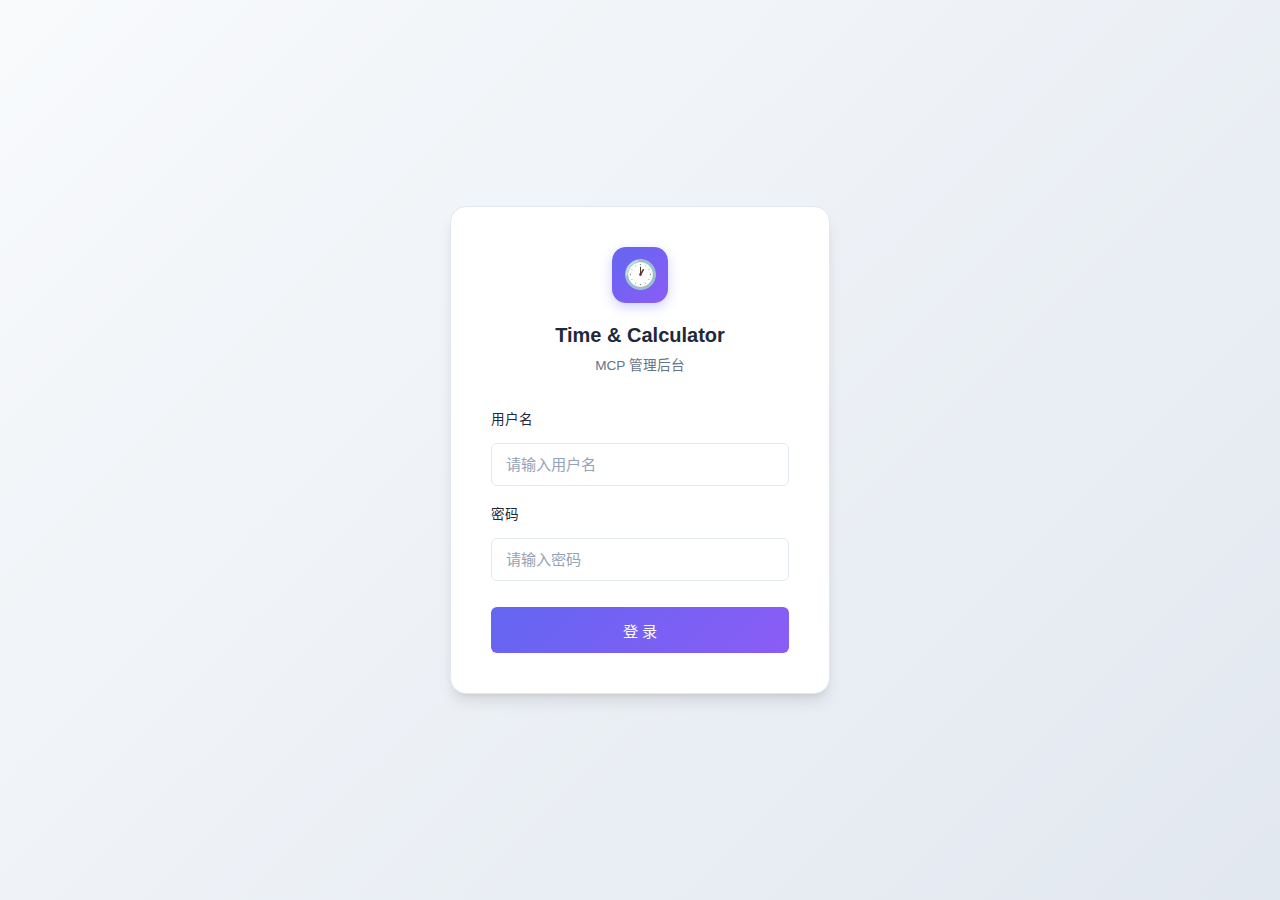
<file: templates/login.html>
<!DOCTYPE html>
<html lang="zh-CN">
<head>
    <meta charset="UTF-8">
    <meta name="viewport" content="width=device-width, initial-scale=1.0">
    <title>登录 - Time & Calculator MCP</title>
    <link rel="stylesheet" href="/static/css/style.css">
    <style>
        .login-container {
            min-height: 100vh;
            display: flex;
            align-items: center;
            justify-content: center;
            padding: 20px;
            background: linear-gradient(135deg, #f8fafc 0%, #e2e8f0 100%);
        }
        
        .login-box {
            background: var(--bg-secondary);
            border-radius: var(--radius-lg);
            padding: 40px;
            width: 100%;
            max-width: 380px;
            border: 1px solid var(--border-color);
            box-shadow: var(--shadow-lg);
        }
        
        .login-logo {
            text-align: center;
            margin-bottom: 32px;
        }
        
        .login-logo .icon {
            width: 56px;
            height: 56px;
            background: linear-gradient(135deg, var(--accent-primary), var(--accent-secondary));
            border-radius: 14px;
            display: flex;
            align-items: center;
            justify-content: center;
            font-size: 28px;
            margin: 0 auto 16px;
            box-shadow: 0 4px 12px rgba(99, 102, 241, 0.3);
        }
        
        .login-logo h1 {
            font-size: 1.25rem;
            font-weight: 600;
            color: var(--text-primary);
            margin-bottom: 4px;
        }
        
        .login-logo .subtitle {
            font-size: 0.85rem;
            color: var(--text-secondary);
        }
        
        .login-form {
            display: flex;
            flex-direction: column;
            gap: 18px;
        }
        
        .login-form .form-group label {
            font-size: 0.85rem;
            font-weight: 500;
            color: var(--text-primary);
            margin-bottom: 6px;
            display: block;
        }
        
        .login-form input {
            width: 100%;
            padding: 12px 14px;
            background: var(--bg-secondary);
            border: 1px solid var(--border-color);
            border-radius: var(--radius-sm);
            color: var(--text-primary);
            font-size: 0.95rem;
            transition: border-color 0.15s, box-shadow 0.15s;
        }
        
        .login-form input:focus {
            outline: none;
            border-color: var(--accent-primary);
            box-shadow: 0 0 0 3px rgba(99, 102, 241, 0.1);
        }
        
        .login-form input::placeholder {
            color: var(--text-muted);
        }
        
        .login-btn {
            width: 100%;
            padding: 12px;
            background: linear-gradient(135deg, var(--accent-primary), var(--accent-secondary));
            border: none;
            border-radius: var(--radius-sm);
            color: white;
            font-size: 0.95rem;
            font-weight: 500;
            cursor: pointer;
            transition: transform 0.15s, box-shadow 0.15s;
            margin-top: 8px;
        }
        
        .login-btn:hover {
            transform: translateY(-1px);
            box-shadow: 0 4px 12px rgba(99, 102, 241, 0.3);
        }
        
        .login-btn:disabled {
            opacity: 0.7;
            cursor: not-allowed;
            transform: none;
        }
        
        .error-msg {
            background: rgba(239, 68, 68, 0.08);
            border: 1px solid rgba(239, 68, 68, 0.2);
            color: var(--accent-danger);
            padding: 12px 14px;
            border-radius: var(--radius-sm);
            font-size: 0.85rem;
            text-align: center;
            display: none;
        }
        
        .error-msg.show {
            display: block;
        }
    </style>
</head>
<body>
    <div class="login-container">
        <div class="login-box">
            <div class="login-logo">
                <div class="icon">🕐</div>
                <h1>Time & Calculator</h1>
                <p class="subtitle">MCP 管理后台</p>
            </div>
            
            <div class="error-msg" id="errorMsg"></div>
            
            <form class="login-form" id="loginForm">
                <div class="form-group">
                    <label for="username">用户名</label>
                    <input type="text" id="username" name="username" placeholder="请输入用户名" required>
                </div>
                
                <div class="form-group">
                    <label for="password">密码</label>
                    <input type="password" id="password" name="password" placeholder="请输入密码" required>
                </div>
                
                <button type="submit" class="login-btn">登 录</button>
            </form>
        </div>
    </div>
    
    <script>
        document.getElementById('loginForm').addEventListener('submit', async (e) => {
            e.preventDefault();
            
            const username = document.getElementById('username').value;
            const password = document.getElementById('password').value;
            const errorMsg = document.getElementById('errorMsg');
            const btn = e.target.querySelector('.login-btn');
            
            btn.textContent = '登录中...';
            btn.disabled = true;
            errorMsg.classList.remove('show');
            
            try {
                const response = await fetch('/api/auth/login', {
                    method: 'POST',
                    headers: { 'Content-Type': 'application/json' },
                    body: JSON.stringify({ username, password })
                });
                
                const data = await response.json();
                
                if (data.success) {
                    window.location.href = '/';
                } else {
                    errorMsg.textContent = data.error || '登录失败';
                    errorMsg.classList.add('show');
                }
            } catch (error) {
                errorMsg.textContent = '网络错误，请重试';
                errorMsg.classList.add('show');
            } finally {
                btn.textContent = '登 录';
                btn.disabled = false;
            }
        });
    </script>
</body>
</html>
</file>
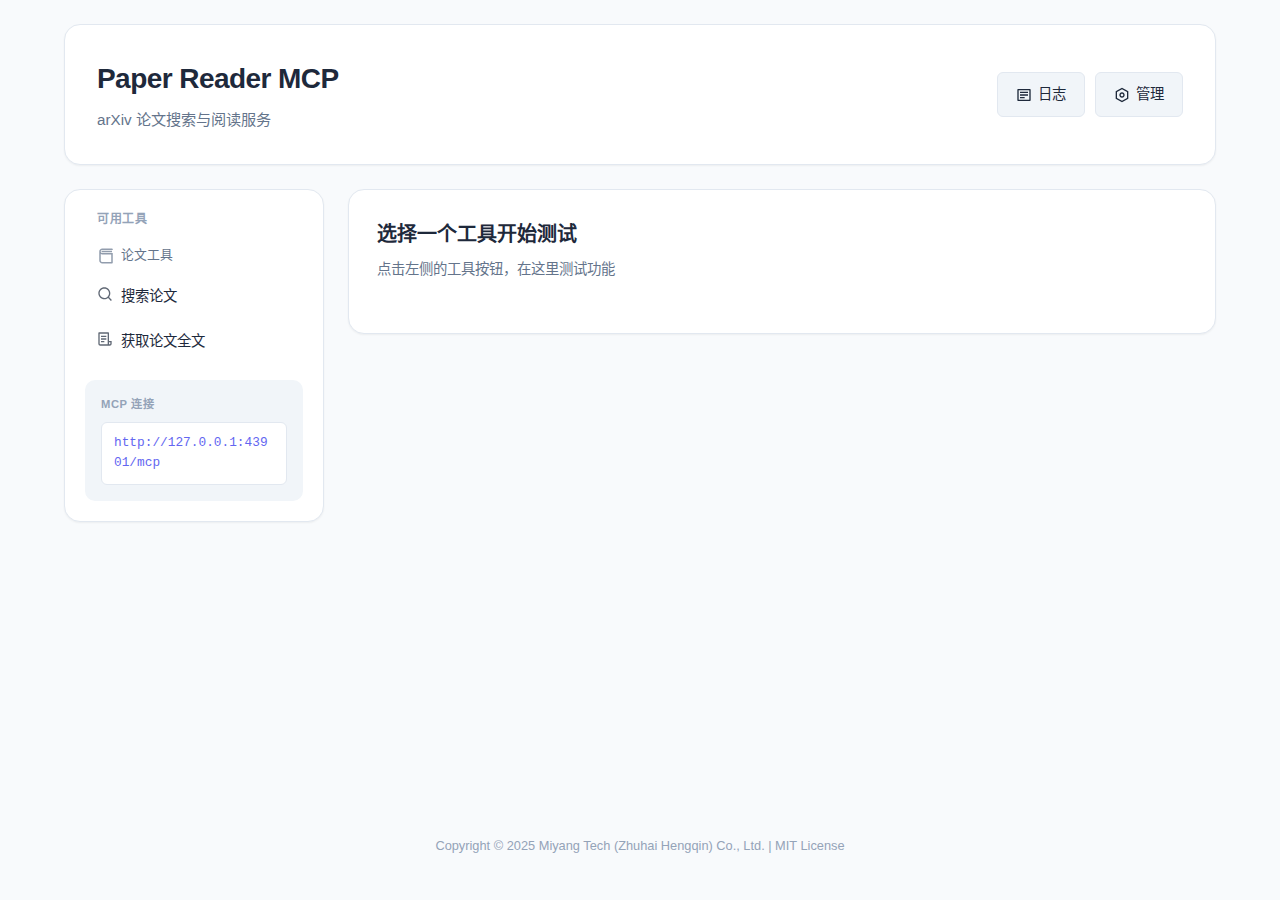
<file: templates/test.html>
<!DOCTYPE html>
<html lang="zh-CN">
<head>
    <meta charset="UTF-8">
    <meta name="viewport" content="width=device-width, initial-scale=1.0">
    <title>Paper Reader MCP</title>
    <link rel="stylesheet" href="/static/css/style.css">
</head>
<body>
    <div class="container">
        <!-- 头部 -->
        <header class="header">
            <div class="header-content">
                <div>
                    <h1>Paper Reader MCP</h1>
                    <p class="subtitle">arXiv 论文搜索与阅读服务</p>
                </div>
                <div class="header-actions">
                    <a href="/logs" class="btn btn-secondary">
                        <svg xmlns="http://www.w3.org/2000/svg" width="16" height="16" viewBox="0 0 24 24" fill="currentColor"><path d="M3 3H21C21.5523 3 22 3.44772 22 4V20C22 20.5523 21.5523 21 21 21H3C2.44772 21 2 20.5523 2 20V4C2 3.44772 2.44772 3 3 3ZM4 5V19H20V5H4ZM6 7H18V9H6V7ZM6 11H18V13H6V11ZM6 15H13V17H6V15Z"/></svg>
                        日志
                    </a>
                    <a href="/admin" class="btn btn-secondary">
                        <svg xmlns="http://www.w3.org/2000/svg" width="16" height="16" viewBox="0 0 24 24" fill="currentColor"><path d="M12 1L21.5 6.5V17.5L12 23L2.5 17.5V6.5L12 1ZM12 3.311L4.5 7.65311V16.3469L12 20.689L19.5 16.3469V7.65311L12 3.311ZM12 16C9.79086 16 8 14.2091 8 12C8 9.79086 9.79086 8 12 8C14.2091 8 16 9.79086 16 12C16 14.2091 14.2091 16 12 16ZM12 14C13.1046 14 14 13.1046 14 12C14 10.8954 13.1046 10 12 10C10.8954 10 10 10.8954 10 12C10 13.1046 10.8954 14 12 14Z"/></svg>
                        管理
                    </a>
                </div>
            </div>
        </header>

        <!-- 主要内容 -->
        <main class="main">
            <!-- 左侧：工具列表 -->
            <aside class="sidebar">
                <h2>可用工具</h2>
                
                <div class="tool-group">
                    <h3>
                        <svg xmlns="http://www.w3.org/2000/svg" width="18" height="18" viewBox="0 0 24 24" fill="currentColor"><path d="M21 4H7C5.89543 4 5 4.89543 5 6C5 7.10457 5.89543 8 7 8H21V21C21 21.5523 20.5523 22 20 22H7C4.79086 22 3 20.2091 3 18V6C3 3.79086 4.79086 2 7 2H20C20.5523 2 21 2.44772 21 3V4ZM5 18C5 19.1046 5.89543 20 7 20H19V10H7C6.27143 10 5.58835 9.80521 5 9.46487V18ZM20 7H7C6.44772 7 6 6.55228 6 6C6 5.44772 6.44772 5 7 5H20V7Z"/></svg>
                        论文工具
                    </h3>
                    <button class="tool-btn" data-tool="search_papers">
                        <svg xmlns="http://www.w3.org/2000/svg" width="16" height="16" viewBox="0 0 24 24" fill="currentColor"><path d="M18.031 16.6168L22.3137 20.8995L20.8995 22.3137L16.6168 18.031C15.0769 19.263 13.124 20 11 20C6.032 20 2 15.968 2 11C2 6.032 6.032 2 11 2C15.968 2 20 6.032 20 11C20 13.124 19.263 15.0769 18.031 16.6168ZM16.0247 15.8748C17.2475 14.6146 18 12.8956 18 11C18 7.1325 14.8675 4 11 4C7.1325 4 4 7.1325 4 11C4 14.8675 7.1325 18 11 18C12.8956 18 14.6146 17.2475 15.8748 16.0247L16.0247 15.8748Z"/></svg>
                        搜索论文
                    </button>
                    <button class="tool-btn" data-tool="get_paper_content">
                        <svg xmlns="http://www.w3.org/2000/svg" width="16" height="16" viewBox="0 0 24 24" fill="currentColor"><path d="M19 22H5C3.34315 22 2 20.6569 2 19V3C2 2.44772 2.44772 2 3 2H17C17.5523 2 18 2.44772 18 3V15H22V19C22 20.6569 20.6569 22 19 22ZM18 17V19C18 19.5523 18.4477 20 19 20C19.5523 20 20 19.5523 20 19V17H18ZM16 20V4H4V19C4 19.5523 4.44772 20 5 20H16ZM6 7H14V9H6V7ZM6 11H14V13H6V11ZM6 15H11V17H6V15Z"/></svg>
                        获取论文全文
                    </button>
                </div>
                
                <div class="mcp-info">
                    <h3>MCP 连接</h3>
                    <code id="mcpUrl"></code>
                    <script>document.getElementById('mcpUrl').textContent = window.location.origin + '/mcp';</script>
                </div>
            </aside>

            <!-- 右侧：测试区域 -->
            <section class="content">
                <div class="tool-panel" id="toolPanel">
                    <h2 id="toolTitle">选择一个工具开始测试</h2>
                    <p id="toolDesc" class="tool-desc">点击左侧的工具按钮，在这里测试功能</p>
                    
                    <form id="toolForm" class="tool-form" style="display: none;">
                        <div id="formFields"></div>
                        <button type="submit" class="submit-btn">
                            <svg xmlns="http://www.w3.org/2000/svg" width="16" height="16" viewBox="0 0 24 24" fill="currentColor"><path d="M16.1716 10.9999L10.8076 5.63589L12.2218 4.22168L20 11.9999L12.2218 19.778L10.8076 18.3638L16.1716 12.9999H4V10.9999H16.1716Z"/></svg>
                            执行
                        </button>
                    </form>
                </div>
                
                <div class="result-panel" id="resultPanel" style="display: none;">
                    <h3>执行结果</h3>
                    <div id="resultContent" class="result-content"></div>
                </div>
            </section>
        </main>

        <!-- 底部 -->
        <footer class="footer">
            <p>Copyright © 2025 Miyang Tech (Zhuhai Hengqin) Co., Ltd. | MIT License</p>
        </footer>
    </div>

    <script src="/static/js/main.js"></script>
</body>
</html>
</file>
<file: static/css/style.css>
/* Paper Reader MCP - SaaS 风格样式 */

:root {
    --bg-primary: #f8fafc;
    --bg-secondary: #ffffff;
    --bg-tertiary: #f1f5f9;
    --text-primary: #1e293b;
    --text-secondary: #64748b;
    --text-muted: #94a3b8;
    --accent-primary: #6366f1;
    --accent-secondary: #8b5cf6;
    --accent-success: #10b981;
    --accent-warning: #f59e0b;
    --accent-danger: #ef4444;
    --border-color: #e2e8f0;
    --border-light: #f1f5f9;
    --shadow-sm: 0 1px 2px rgba(0, 0, 0, 0.05);
    --shadow-md: 0 4px 6px -1px rgba(0, 0, 0, 0.1), 0 2px 4px -2px rgba(0, 0, 0, 0.1);
    --shadow-lg: 0 10px 15px -3px rgba(0, 0, 0, 0.1), 0 4px 6px -4px rgba(0, 0, 0, 0.1);
    --radius-sm: 6px;
    --radius-md: 10px;
    --radius-lg: 16px;
}

* {
    margin: 0;
    padding: 0;
    box-sizing: border-box;
}

body {
    font-family: 'Inter', -apple-system, BlinkMacSystemFont, 'Segoe UI', Roboto, sans-serif;
    background: var(--bg-primary);
    color: var(--text-primary);
    min-height: 100vh;
    line-height: 1.6;
}

.container {
    max-width: 1200px;
    margin: 0 auto;
    padding: 24px;
    min-height: 100vh;
    display: flex;
    flex-direction: column;
}

/* 头部 */
.header {
    background: var(--bg-secondary);
    border-radius: var(--radius-lg);
    padding: 32px;
    margin-bottom: 24px;
    border: 1px solid var(--border-color);
    box-shadow: var(--shadow-sm);
}

.header h1 {
    font-size: 1.75rem;
    font-weight: 700;
    color: var(--text-primary);
    margin-bottom: 6px;
    letter-spacing: -0.02em;
}

.subtitle {
    color: var(--text-secondary);
    font-size: 0.95rem;
    font-weight: 400;
}

/* 主要内容 */
.main {
    display: grid;
    grid-template-columns: 260px 1fr;
    gap: 24px;
    flex: 1;
}

/* 侧边栏 */
.sidebar {
    background: var(--bg-secondary);
    border-radius: var(--radius-lg);
    padding: 20px;
    border: 1px solid var(--border-color);
    box-shadow: var(--shadow-sm);
    height: fit-content;
    position: sticky;
    top: 24px;
}

.sidebar h2 {
    font-size: 0.75rem;
    font-weight: 600;
    text-transform: uppercase;
    letter-spacing: 0.05em;
    color: var(--text-muted);
    margin-bottom: 16px;
    padding: 0 12px;
}

.tool-group {
    margin-bottom: 20px;
}

.tool-group h3 {
    display: flex;
    align-items: center;
    gap: 6px;
    font-size: 0.8rem;
    font-weight: 500;
    color: var(--text-secondary);
    margin-bottom: 8px;
    padding: 0 12px;
}

.tool-group h3 svg {
    opacity: 0.7;
}

.tool-btn {
    display: flex;
    align-items: center;
    gap: 8px;
    width: 100%;
    padding: 10px 12px;
    margin-bottom: 4px;
    background: transparent;
    border: none;
    border-radius: var(--radius-sm);
    color: var(--text-primary);
    font-size: 0.9rem;
    font-weight: 450;
    cursor: pointer;
    transition: all 0.15s ease;
    text-align: left;
}

.tool-btn svg {
    flex-shrink: 0;
    opacity: 0.7;
}

.tool-btn.active svg {
    opacity: 1;
}

.tool-btn:hover {
    background: var(--bg-tertiary);
}

.tool-btn.active {
    background: linear-gradient(135deg, var(--accent-primary), var(--accent-secondary));
    color: white;
    box-shadow: 0 2px 8px rgba(99, 102, 241, 0.3);
}

.mcp-info {
    margin-top: 20px;
    padding: 16px;
    background: var(--bg-tertiary);
    border-radius: var(--radius-md);
}

.mcp-info h3 {
    font-size: 0.7rem;
    font-weight: 600;
    text-transform: uppercase;
    letter-spacing: 0.05em;
    color: var(--text-muted);
    margin-bottom: 8px;
}

.mcp-info code {
    display: block;
    padding: 10px 12px;
    background: var(--bg-secondary);
    border: 1px solid var(--border-color);
    border-radius: var(--radius-sm);
    font-size: 0.8rem;
    color: var(--accent-primary);
    word-break: break-all;
    font-family: 'SF Mono', Monaco, 'Courier New', monospace;
}

/* 内容区 */
.content {
    display: flex;
    flex-direction: column;
    gap: 20px;
}

.tool-panel {
    background: var(--bg-secondary);
    border-radius: var(--radius-lg);
    padding: 28px;
    border: 1px solid var(--border-color);
    box-shadow: var(--shadow-sm);
}

.tool-panel h2 {
    font-size: 1.25rem;
    font-weight: 600;
    margin-bottom: 8px;
    color: var(--text-primary);
}

.tool-desc {
    color: var(--text-secondary);
    font-size: 0.9rem;
    margin-bottom: 24px;
}

/* 表单 */
.tool-form {
    display: flex;
    flex-direction: column;
    gap: 18px;
}

.form-group {
    display: flex;
    flex-direction: column;
    gap: 6px;
}

.form-group label {
    font-size: 0.85rem;
    font-weight: 500;
    color: var(--text-primary);
}

.form-group input,
.form-group select {
    padding: 10px 14px;
    background: var(--bg-secondary);
    border: 1px solid var(--border-color);
    border-radius: var(--radius-sm);
    color: var(--text-primary);
    font-size: 0.95rem;
    transition: border-color 0.15s, box-shadow 0.15s;
}

.form-group input:focus,
.form-group select:focus {
    outline: none;
    border-color: var(--accent-primary);
    box-shadow: 0 0 0 3px rgba(99, 102, 241, 0.1);
}

.form-group input::placeholder {
    color: var(--text-muted);
}

.form-hint {
    font-size: 0.8rem;
    color: var(--text-muted);
}

.submit-btn {
    display: inline-flex;
    align-items: center;
    gap: 6px;
    padding: 12px 24px;
    background: linear-gradient(135deg, var(--accent-primary), var(--accent-secondary));
    border: none;
    border-radius: var(--radius-sm);
    color: white;
    font-size: 0.9rem;
    font-weight: 500;
    cursor: pointer;
    transition: transform 0.15s, box-shadow 0.15s;
    align-self: flex-start;
}

.submit-btn svg {
    flex-shrink: 0;
}

.submit-btn:hover {
    transform: translateY(-1px);
    box-shadow: 0 4px 12px rgba(99, 102, 241, 0.3);
}

.submit-btn:active {
    transform: translateY(0);
}

/* 结果面板 */
.result-panel {
    background: var(--bg-secondary);
    border-radius: var(--radius-lg);
    padding: 24px;
    border: 1px solid var(--border-color);
    box-shadow: var(--shadow-sm);
}

.result-panel h3 {
    font-size: 0.75rem;
    font-weight: 600;
    text-transform: uppercase;
    letter-spacing: 0.05em;
    color: var(--accent-success);
    margin-bottom: 12px;
}

.result-panel pre {
    background: var(--bg-tertiary);
    padding: 20px;
    border-radius: var(--radius-md);
    overflow-x: auto;
    font-family: 'SF Mono', Monaco, 'Courier New', monospace;
    font-size: 0.9rem;
    line-height: 1.7;
    white-space: pre-wrap;
    word-wrap: break-word;
    color: var(--text-primary);
}

/* 结果内容区 */
.result-content {
    max-height: 600px;
    overflow-y: auto;
}

.result-content .formatted-result {
    background: var(--bg-tertiary);
    padding: 20px;
    border-radius: var(--radius-md);
    font-family: -apple-system, BlinkMacSystemFont, 'Segoe UI', Roboto, sans-serif;
    font-size: 0.9rem;
    line-height: 1.8;
    white-space: pre-wrap;
    word-wrap: break-word;
    color: var(--text-primary);
}

.result-content .formatted-result strong {
    color: var(--accent-primary);
    font-weight: 600;
}

.result-content .formatted-result code {
    background: var(--bg-secondary);
    padding: 2px 6px;
    border-radius: 4px;
    font-family: 'SF Mono', Monaco, monospace;
    font-size: 0.85em;
    color: var(--accent-secondary);
}

.result-content .formatted-result hr {
    border: none;
    border-top: 1px solid var(--border-color);
    margin: 16px 0;
}

.result-content .error {
    background: rgba(239, 68, 68, 0.1);
    padding: 16px 20px;
    border-radius: var(--radius-md);
    color: var(--accent-danger);
}

/* 底部 */
.footer {
    text-align: center;
    padding: 20px;
    color: var(--text-muted);
    font-size: 0.8rem;
    margin-top: auto;
}

/* 响应式 */
@media (max-width: 900px) {
    .main {
        grid-template-columns: 1fr;
    }
    
    .sidebar {
        position: static;
    }
    
    .header h1 {
        font-size: 1.5rem;
    }
}

/* 加载动画 */
.loading {
    display: inline-block;
    width: 16px;
    height: 16px;
    border: 2px solid var(--border-color);
    border-top-color: var(--accent-primary);
    border-radius: 50%;
    animation: spin 0.6s linear infinite;
    margin-right: 8px;
}

@keyframes spin {
    to { transform: rotate(360deg); }
}

/* 链接样式 */
a {
    color: var(--accent-primary);
    text-decoration: none;
    transition: color 0.15s;
}

a:hover {
    color: var(--accent-secondary);
}

/* ==================== 日志页面样式 ==================== */

/* 头部带操作按钮 */
.header-content {
    display: flex;
    justify-content: space-between;
    align-items: center;
}

.header-actions {
    display: flex;
    gap: 10px;
}

/* 按钮样式 */
.btn {
    display: inline-flex;
    align-items: center;
    gap: 6px;
    padding: 10px 18px;
    border: none;
    border-radius: var(--radius-sm);
    font-size: 0.9rem;
    font-weight: 500;
    cursor: pointer;
    transition: all 0.15s ease;
    text-decoration: none;
}

.btn svg {
    flex-shrink: 0;
}

.btn-primary {
    background: linear-gradient(135deg, var(--accent-primary), var(--accent-secondary));
    color: white;
}

.btn-primary:hover {
    transform: translateY(-1px);
    box-shadow: 0 4px 12px rgba(99, 102, 241, 0.3);
}

.btn-secondary {
    background: var(--bg-tertiary);
    color: var(--text-primary);
    border: 1px solid var(--border-color);
}

.btn-secondary:hover {
    background: var(--border-color);
}

.btn-danger {
    background: var(--accent-danger);
    color: white;
}

.btn-danger:hover {
    background: #dc2626;
}

.btn-sm {
    padding: 6px 12px;
    font-size: 0.85rem;
}

/* 统计卡片网格 */
.stats-grid {
    display: grid;
    grid-template-columns: repeat(5, 1fr);
    gap: 16px;
    margin-bottom: 24px;
}

.stat-card {
    background: var(--bg-secondary);
    border-radius: var(--radius-md);
    padding: 20px;
    border: 1px solid var(--border-color);
    box-shadow: var(--shadow-sm);
    text-align: center;
}

.stat-card.stat-error {
    border-color: rgba(239, 68, 68, 0.3);
}

.stat-card.stat-error .stat-value {
    color: var(--accent-danger);
}

.stat-value {
    font-size: 1.75rem;
    font-weight: 700;
    color: var(--accent-primary);
    line-height: 1.2;
}

.stat-label {
    font-size: 0.8rem;
    color: var(--text-muted);
    margin-top: 4px;
}

/* 筛选区域 */
.logs-filters {
    display: flex;
    justify-content: space-between;
    align-items: center;
    gap: 16px;
    padding: 16px 20px;
    background: var(--bg-secondary);
    border-radius: var(--radius-md);
    border: 1px solid var(--border-color);
    margin-bottom: 20px;
}

.filter-group {
    display: flex;
    gap: 12px;
    flex: 1;
}

.filter-group select,
.filter-group input {
    padding: 8px 14px;
    background: var(--bg-secondary);
    border: 1px solid var(--border-color);
    border-radius: var(--radius-sm);
    color: var(--text-primary);
    font-size: 0.9rem;
    min-width: 120px;
}

.filter-group select:focus,
.filter-group input:focus {
    outline: none;
    border-color: var(--accent-primary);
    box-shadow: 0 0 0 3px rgba(99, 102, 241, 0.1);
}

.filter-group input {
    flex: 1;
    max-width: 280px;
}

.filter-actions {
    display: flex;
    gap: 10px;
}

/* 日志表格 */
.logs-table-wrapper {
    background: var(--bg-secondary);
    border-radius: var(--radius-lg);
    border: 1px solid var(--border-color);
    overflow: hidden;
    margin-bottom: 20px;
}

.logs-table {
    width: 100%;
    border-collapse: collapse;
}

.logs-table th {
    padding: 14px 16px;
    text-align: left;
    font-size: 0.75rem;
    font-weight: 600;
    text-transform: uppercase;
    letter-spacing: 0.05em;
    color: var(--text-muted);
    background: var(--bg-tertiary);
    border-bottom: 1px solid var(--border-color);
}

.logs-table td {
    padding: 12px 16px;
    border-bottom: 1px solid var(--border-light);
    font-size: 0.9rem;
    color: var(--text-primary);
}

.logs-table tbody tr {
    cursor: pointer;
    transition: background 0.1s;
}

.logs-table tbody tr:hover {
    background: var(--bg-tertiary);
}

.logs-table tbody tr.error-row {
    background: rgba(239, 68, 68, 0.05);
}

.logs-table tbody tr.error-row:hover {
    background: rgba(239, 68, 68, 0.1);
}

/* 日志类型标签 */
.log-type {
    display: inline-block;
    padding: 3px 8px;
    border-radius: 4px;
    font-size: 0.7rem;
    font-weight: 600;
    text-transform: uppercase;
}

.log-type.api {
    background: rgba(16, 185, 129, 0.1);
    color: var(--accent-success);
}

.log-type.mcp {
    background: rgba(99, 102, 241, 0.1);
    color: var(--accent-primary);
}

/* HTTP 方法标签 */
.log-method {
    display: inline-block;
    padding: 3px 8px;
    border-radius: 4px;
    font-size: 0.75rem;
    font-weight: 600;
    font-family: 'SF Mono', Monaco, monospace;
}

.log-method.get {
    background: rgba(16, 185, 129, 0.1);
    color: var(--accent-success);
}

.log-method.post {
    background: rgba(99, 102, 241, 0.1);
    color: var(--accent-primary);
}

.log-method.put {
    background: rgba(245, 158, 11, 0.1);
    color: var(--accent-warning);
}

.log-method.delete {
    background: rgba(239, 68, 68, 0.1);
    color: var(--accent-danger);
}

/* 状态码 */
.log-status {
    font-weight: 600;
    font-size: 0.85rem;
}

.log-status.success {
    color: var(--accent-success);
}

.log-status.error {
    color: var(--accent-danger);
}

.log-path {
    max-width: 300px;
    overflow: hidden;
    text-overflow: ellipsis;
    white-space: nowrap;
    color: var(--text-secondary);
}

.log-duration {
    color: var(--text-muted);
    font-family: 'SF Mono', Monaco, monospace;
    font-size: 0.8rem;
}

.log-time {
    color: var(--text-muted);
    font-size: 0.8rem;
}

/* 分页 */
.logs-pagination {
    display: flex;
    justify-content: center;
    align-items: center;
    gap: 16px;
    padding: 16px;
}

.logs-pagination span {
    color: var(--text-muted);
    font-size: 0.9rem;
}

/* 图标按钮 */
.btn-icon {
    display: inline-flex;
    align-items: center;
    justify-content: center;
    width: 32px;
    height: 32px;
    padding: 0;
    background: transparent;
    border: none;
    border-radius: var(--radius-sm);
    color: var(--text-muted);
    cursor: pointer;
    transition: all 0.15s;
}

.btn-icon:hover {
    background: var(--bg-tertiary);
    color: var(--text-primary);
}

/* 弹窗 */
.modal {
    display: none;
    position: fixed;
    top: 0;
    left: 0;
    right: 0;
    bottom: 0;
    background: rgba(0, 0, 0, 0.5);
    z-index: 1000;
    align-items: center;
    justify-content: center;
    padding: 24px;
}

.modal-content {
    background: var(--bg-secondary);
    border-radius: var(--radius-lg);
    width: 100%;
    max-width: 700px;
    max-height: 85vh;
    display: flex;
    flex-direction: column;
    box-shadow: var(--shadow-lg);
}

.modal-header {
    display: flex;
    justify-content: space-between;
    align-items: center;
    padding: 20px 24px;
    border-bottom: 1px solid var(--border-color);
}

.modal-header h3 {
    font-size: 1.1rem;
    font-weight: 600;
    color: var(--text-primary);
    display: flex;
    align-items: center;
    gap: 10px;
}

.btn-close {
    display: flex;
    align-items: center;
    justify-content: center;
    width: 36px;
    height: 36px;
    background: transparent;
    border: none;
    border-radius: var(--radius-sm);
    color: var(--text-muted);
    cursor: pointer;
    transition: all 0.15s;
}

.btn-close:hover {
    background: var(--bg-tertiary);
    color: var(--text-primary);
}

.modal-body {
    padding: 24px;
    overflow-y: auto;
}

/* 日志详情 */
.log-detail-section {
    margin-bottom: 24px;
}

.log-detail-section:last-child {
    margin-bottom: 0;
}

.log-detail-section h4 {
    font-size: 0.75rem;
    font-weight: 600;
    text-transform: uppercase;
    letter-spacing: 0.05em;
    color: var(--text-muted);
    margin-bottom: 12px;
}

.log-detail-section.log-error-section h4 {
    color: var(--accent-danger);
}

.log-detail-grid {
    display: grid;
    grid-template-columns: repeat(2, 1fr);
    gap: 12px;
}

.detail-item {
    display: flex;
    flex-direction: column;
    gap: 4px;
}

.detail-item .label {
    font-size: 0.8rem;
    color: var(--text-muted);
}

.detail-item .value {
    font-size: 0.9rem;
    color: var(--text-primary);
}

.detail-item .value.text-truncate {
    overflow: hidden;
    text-overflow: ellipsis;
    white-space: nowrap;
}

.log-code {
    background: var(--bg-tertiary);
    padding: 16px;
    border-radius: var(--radius-md);
    font-family: 'SF Mono', Monaco, 'Courier New', monospace;
    font-size: 0.8rem;
    line-height: 1.6;
    overflow-x: auto;
    white-space: pre-wrap;
    word-wrap: break-word;
    color: var(--text-primary);
}

.log-code.log-error {
    background: rgba(239, 68, 68, 0.1);
    color: var(--accent-danger);
}

/* 文本辅助 */
.text-center {
    text-align: center;
}

.text-muted {
    color: var(--text-muted);
}

/* 响应式 */
@media (max-width: 900px) {
    .stats-grid {
        grid-template-columns: repeat(3, 1fr);
    }
    
    .logs-filters {
        flex-direction: column;
        align-items: stretch;
    }
    
    .filter-group {
        flex-wrap: wrap;
    }
    
    .filter-group input {
        max-width: none;
    }
    
    .log-detail-grid {
        grid-template-columns: 1fr;
    }
}

@media (max-width: 600px) {
    .stats-grid {
        grid-template-columns: repeat(2, 1fr);
    }
    
    .header-content {
        flex-direction: column;
        gap: 16px;
        align-items: flex-start;
    }
}
</file>
